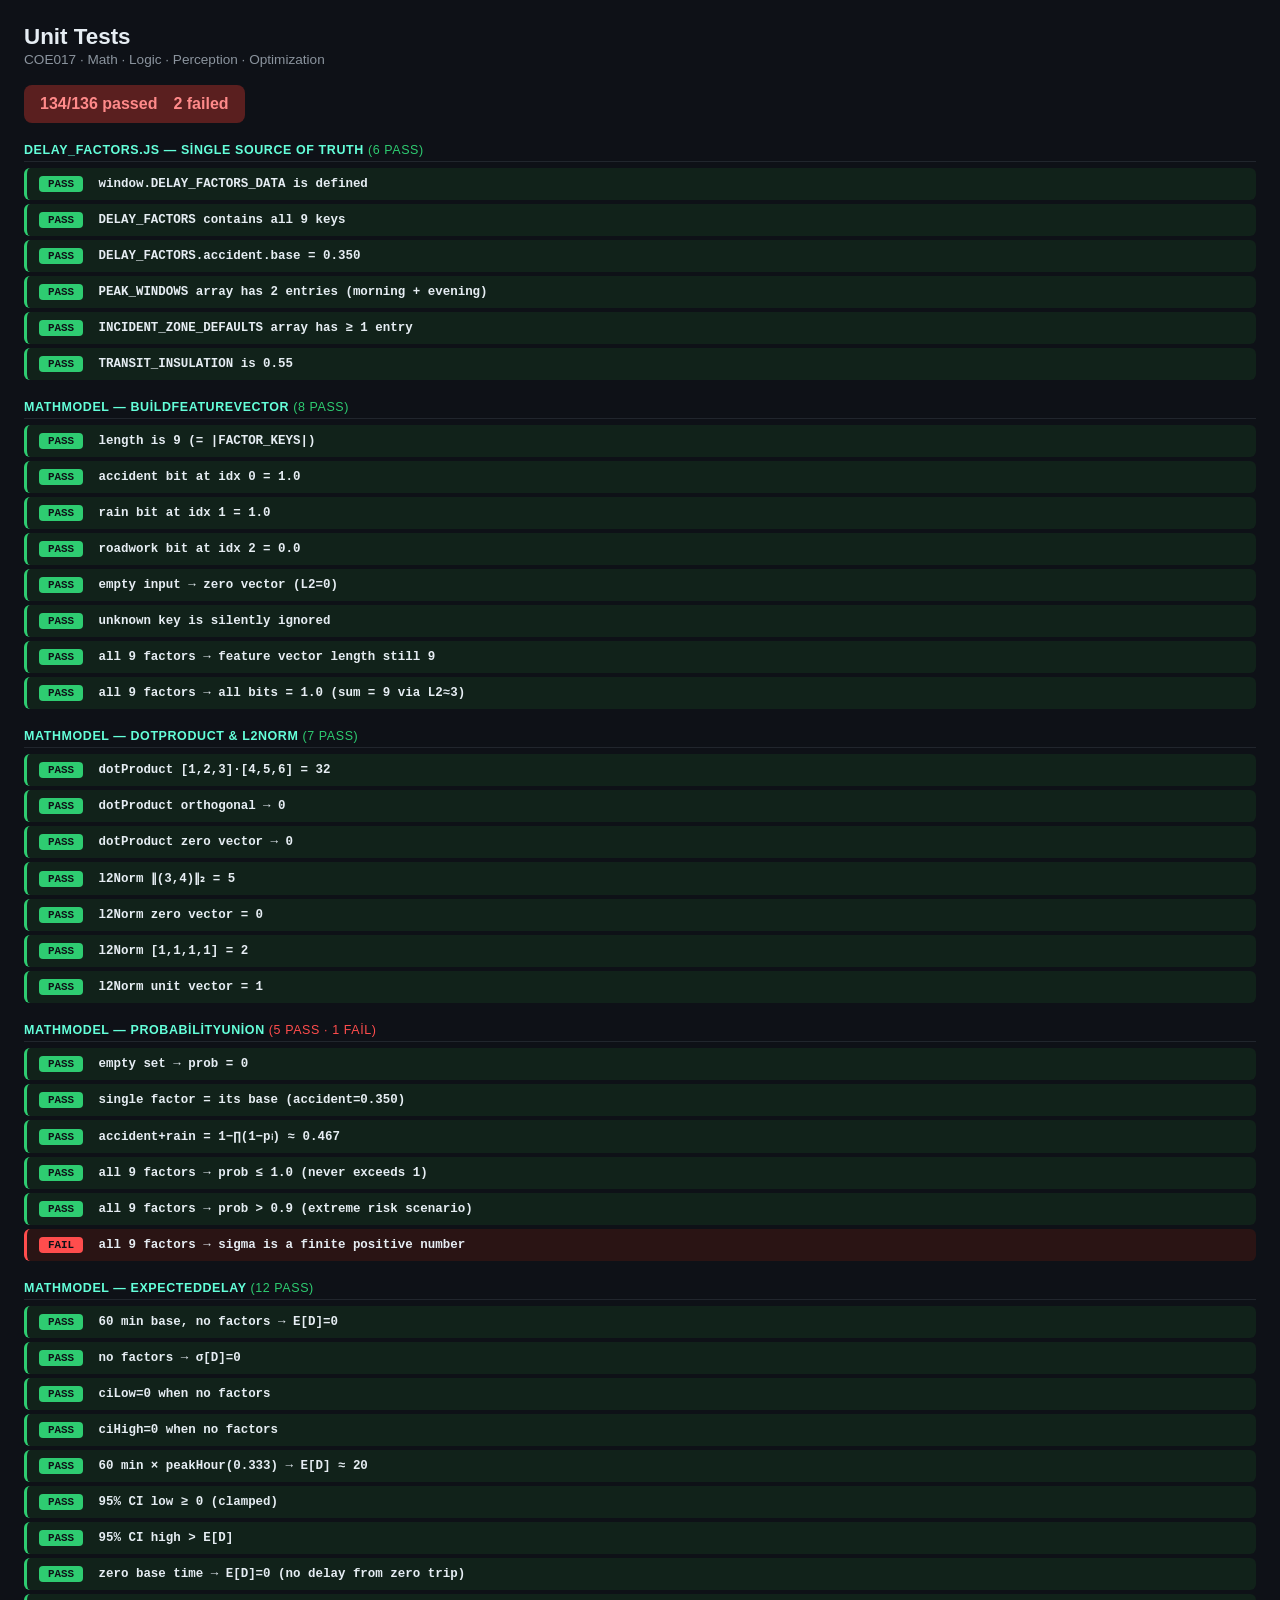
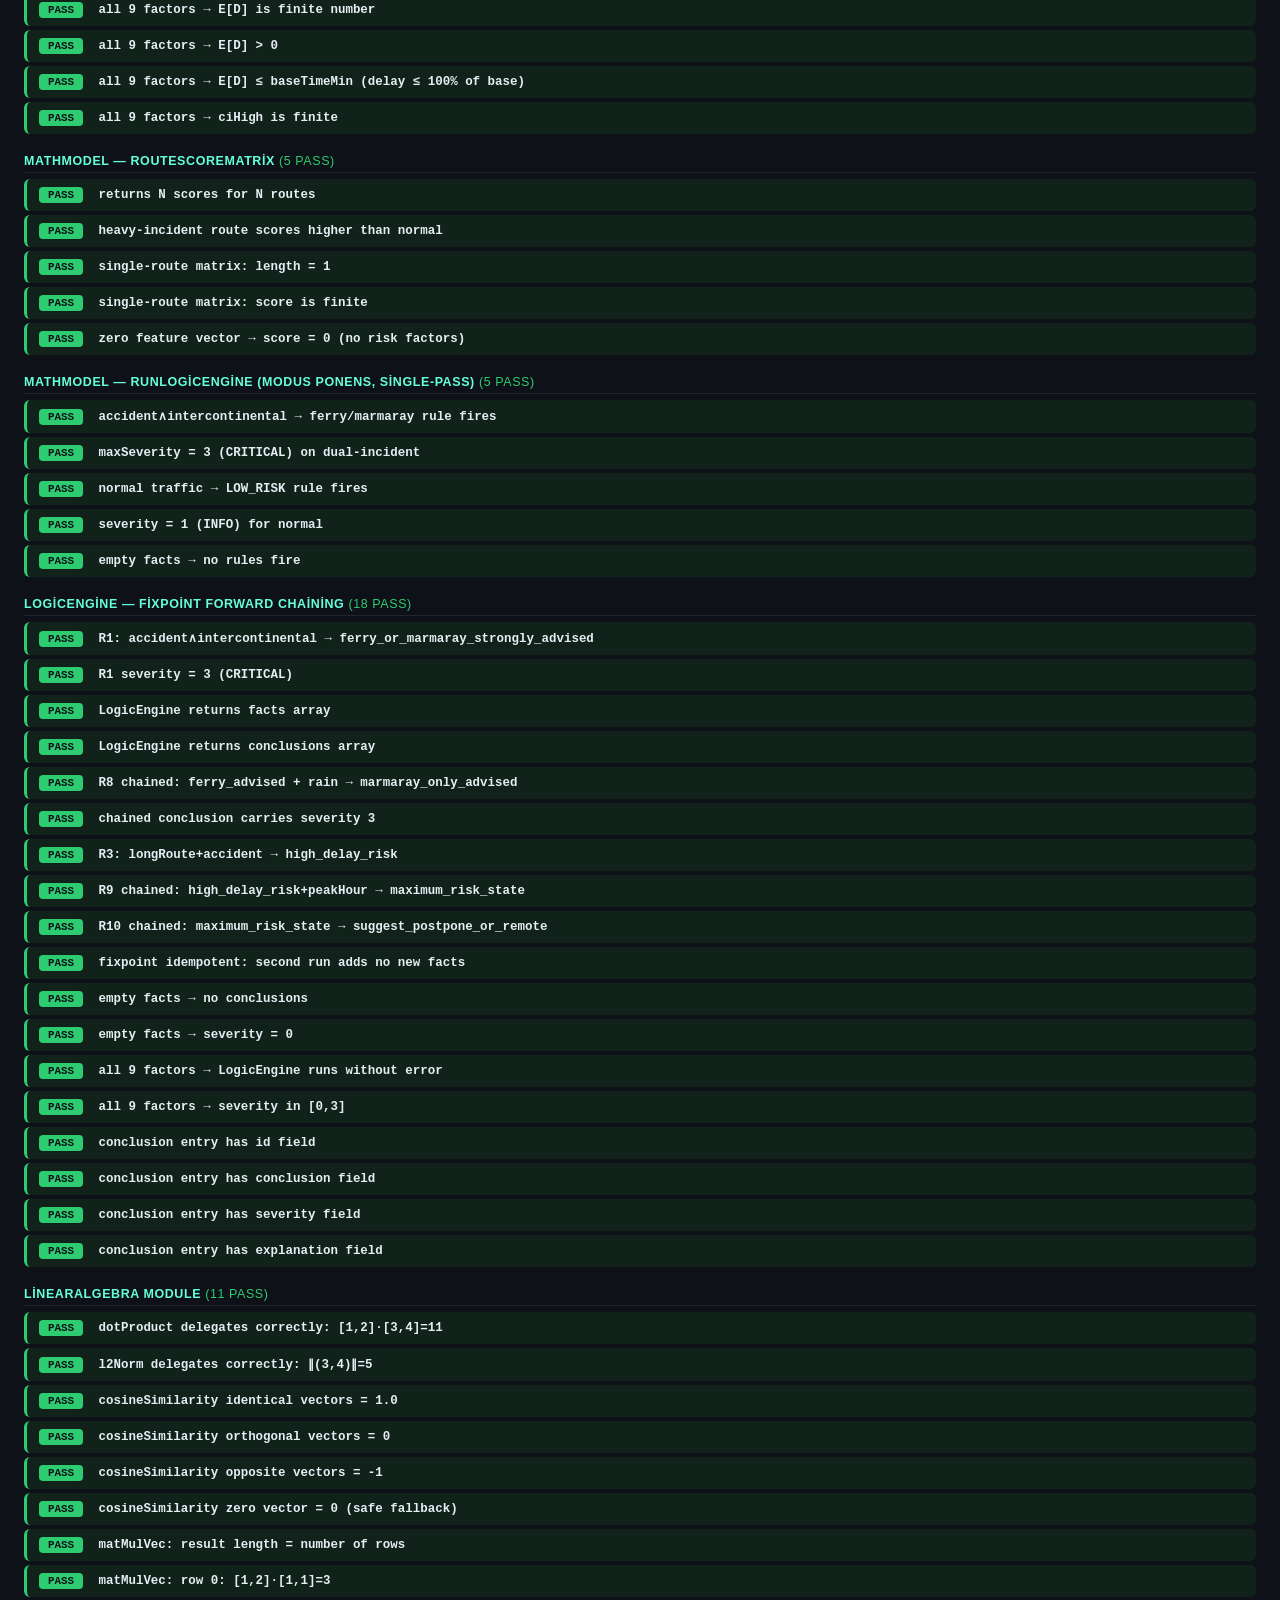
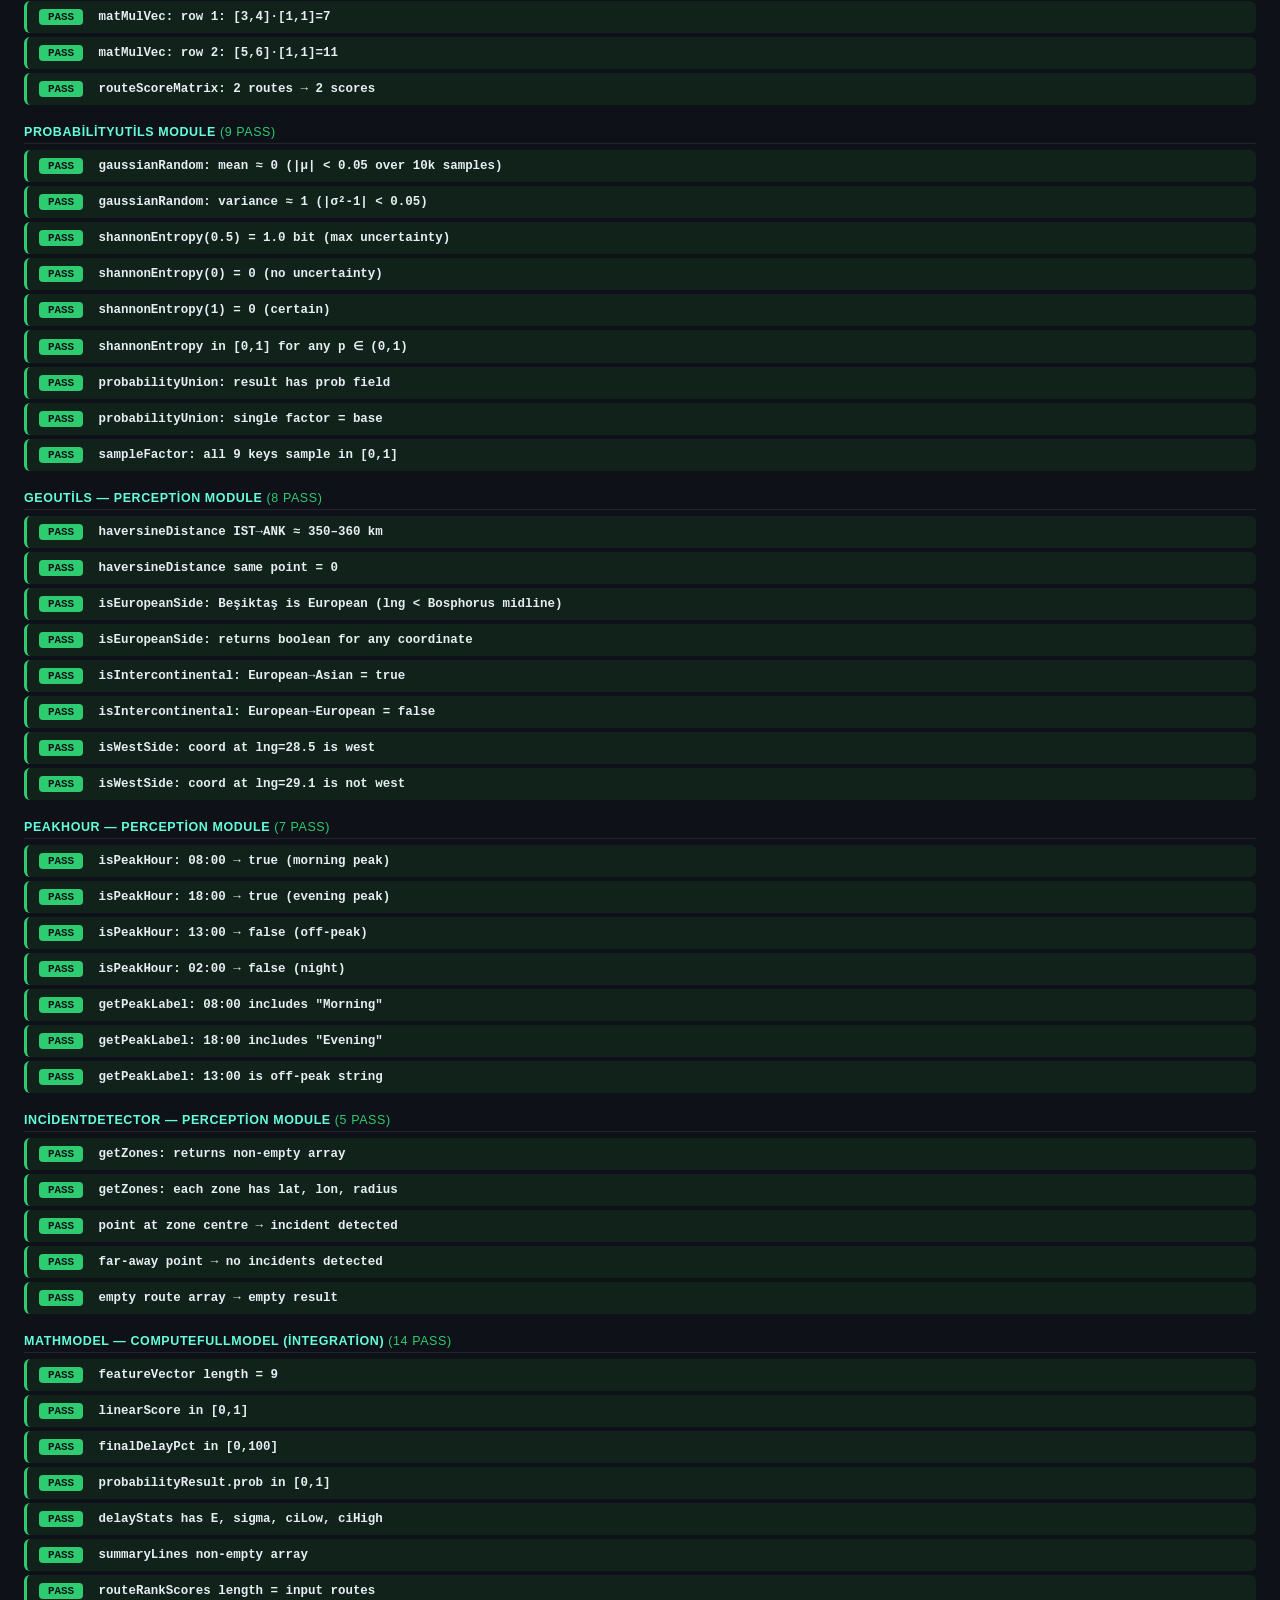
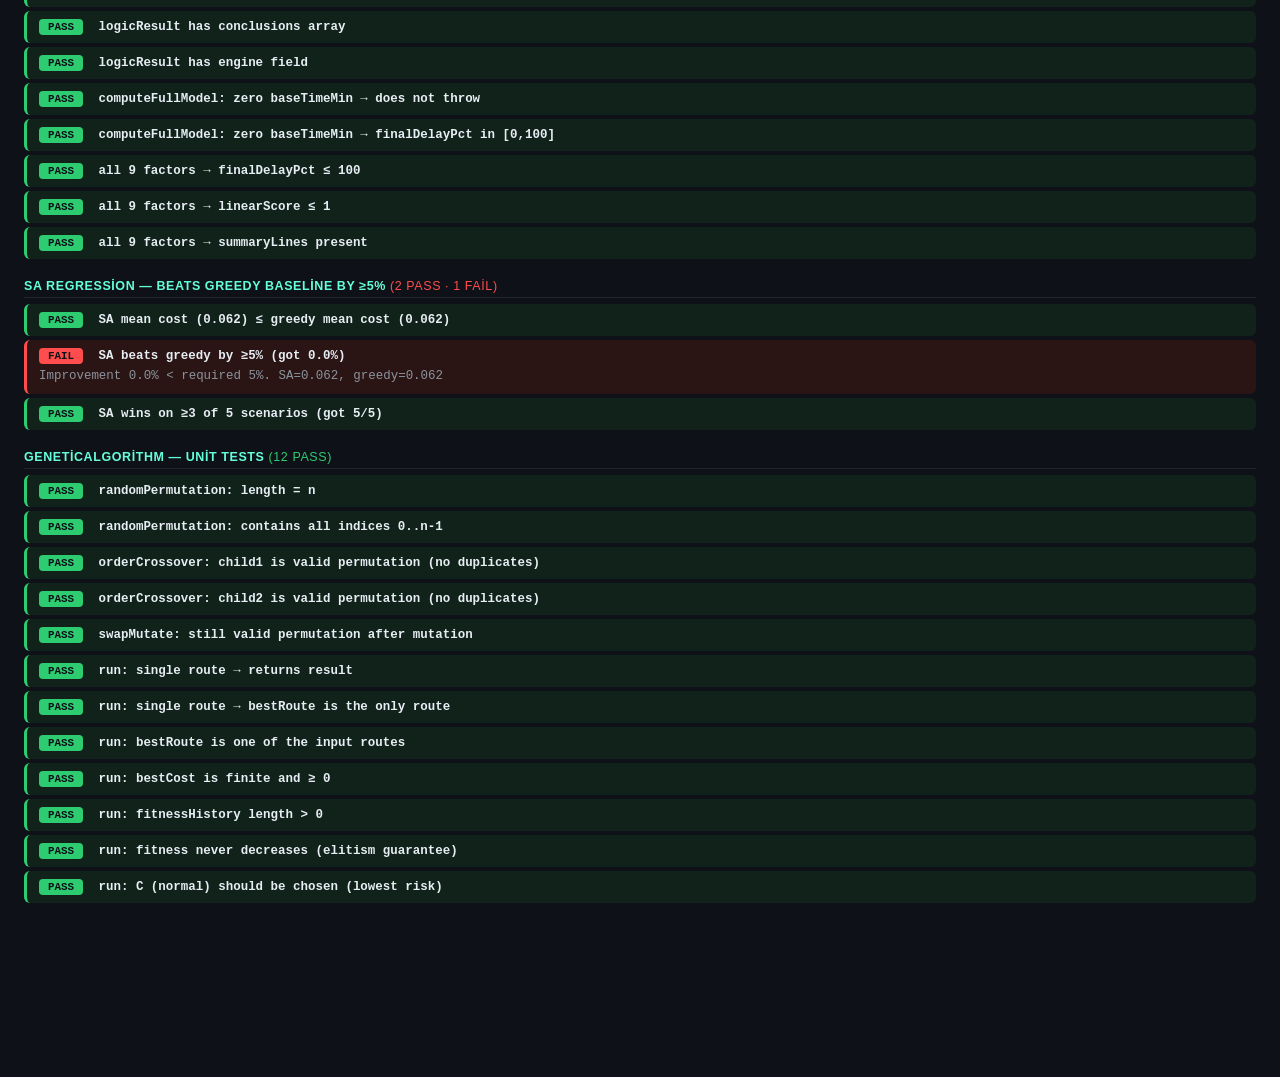
<file: tests/math_unit_tests.html>
<!DOCTYPE html>
<html lang="tr">
<head>
    <meta charset="UTF-8">
    <title>Unit Tests — COE017</title>
    <style>
        *, *::before, *::after { box-sizing: border-box; margin: 0; padding: 0; }
        body   { font-family: -apple-system, "Segoe UI", sans-serif; background: #0E1117; color: #E6EDF3; padding: 24px; }
        h1     { font-size: 1.4rem; margin-bottom: 2px; }
        .sub   { color: #8B949E; font-size: 0.85rem; margin-bottom: 18px; }
        .summary { display:inline-flex; gap:16px; padding:10px 16px;
                   border-radius:8px; font-weight:700; margin-bottom:20px; }
        .summary.pass { background:#1F4E2C; color:#7FE5A6; }
        .summary.fail { background:#5A1F1F; color:#FF8A8A; }
        .group { margin-bottom:20px; }
        .group-title { font-size:0.78rem; font-weight:700; color:#64FFDA;
                       text-transform:uppercase; letter-spacing:.6px;
                       margin-bottom:6px; padding-bottom:4px;
                       border-bottom:1px solid #21262D; }
        .test  { padding:8px 12px; margin:4px 0; border-radius:6px;
                 border-left:3px solid; font-family:ui-monospace,"Cascadia Code",monospace;
                 font-size:0.78rem; }
        .test.pass { background:#11221A; border-color:#2ECC71; }
        .test.fail { background:#2A1414; border-color:#FF4D4D; }
        .name  { font-weight:700; color:#E6EDF3; }
        .detail{ color:#8B949E; margin-top:3px; line-height:1.5; }
        .badge { display:inline-block; min-width:44px; text-align:center;
                 padding:2px 6px; border-radius:4px; font-size:0.68rem;
                 font-weight:700; margin-right:8px; }
        .badge.pass { background:#2ECC71; color:#0E1117; }
        .badge.fail { background:#FF4D4D; color:#0E1117; }
        .badge.skip { background:#8B949E; color:#0E1117; }
        code   { color:#64FFDA; }
    </style>
</head>
<body>
    <h1>Unit Tests</h1>
    <div class="sub">COE017 · Math · Logic · Perception · Optimization</div>
    <div id="summary" class="summary"></div>
    <div id="results"></div>

    <!-- ── Dependency load order ──────────────────────────────────
         FIX: Previously only math_model.js was loaded.
         delay_factors.js must come first so math_model reads
         window.DELAY_FACTORS instead of using its inline fallback.
         All new modules follow in dependency order.
    ─────────────────────────────────────────────────────────────── -->
    <script src="../src/data/delay_factors.js"></script>
    <script src="../src/math/math_model.js"></script>
    <script src="../src/math/linear_algebra.js"></script>
    <script src="../src/math/logic_engine.js"></script>
    <script src="../src/math/probability.js"></script>
    <script src="../src/perception/geo.js"></script>
    <script src="../src/perception/incidents.js"></script>
    <script src="../src/perception/peak_hour.js"></script>
    <script src="../src/optimization/optimizer.js"></script>
    <script src="../src/optimization/baseline_greedy.js"></script>
    <script src="../src/optimization/simulated_annealing.js"></script>
    <script src="../src/optimization/ga_route_planner.js"></script>

    <script>
    (function () {
        'use strict';

        const EPS = 1e-6;
        const groups = [];
        let currentGroup = null;

        function group(title) {
            currentGroup = { title, tests: [] };
            groups.push(currentGroup);
        }
        function assert(name, cond, detail) {
            currentGroup.tests.push({ name, pass: !!cond, detail: detail || '', skipped: false });
        }
        function skip(name, reason) {
            currentGroup.tests.push({ name, pass: false, detail: reason, skipped: true });
        }
        function assertClose(name, actual, expected, eps) {
            eps = eps == null ? EPS : eps;
            const ok = Math.abs(actual - expected) <= eps;
            assert(name, ok,
                `expected ≈ ${expected}, got ${actual}  (Δ=${Math.abs(actual-expected).toExponential(2)}, eps=${eps})`);
        }

        const ALL_FACTOR_KEYS = [
            'accident','rain','roadwork','breakdown',
            'peakHour','intercontinental','westSide','longRoute','normal'
        ];

        // ════════════════════════════════════════════════════════
        //  1. delay_factors.js — single source of truth
        // ════════════════════════════════════════════════════════
        group('delay_factors.js — single source of truth');

        assert('window.DELAY_FACTORS_DATA is defined',
            typeof window.DELAY_FACTORS_DATA === 'object' && window.DELAY_FACTORS_DATA !== null);

        assert('DELAY_FACTORS contains all 9 keys', (() => {
            const df = window.DELAY_FACTORS || {};
            return ALL_FACTOR_KEYS.every(k => k in df);
        })());

        assert('DELAY_FACTORS.accident.base = 0.350',
            (window.DELAY_FACTORS || {}).accident &&
            Math.abs(window.DELAY_FACTORS.accident.base - 0.350) < 1e-9);

        assert('PEAK_WINDOWS array has 2 entries (morning + evening)',
            Array.isArray(window.DELAY_FACTORS_DATA.PEAK_WINDOWS) &&
            window.DELAY_FACTORS_DATA.PEAK_WINDOWS.length === 2);

        assert('INCIDENT_ZONE_DEFAULTS array has ≥ 1 entry',
            Array.isArray(window.DELAY_FACTORS_DATA.INCIDENT_ZONE_DEFAULTS) &&
            window.DELAY_FACTORS_DATA.INCIDENT_ZONE_DEFAULTS.length >= 1);

        assert('TRANSIT_INSULATION is 0.55',
            Math.abs(window.DELAY_FACTORS_DATA.TRANSIT_INSULATION - 0.55) < 1e-9);

        // ════════════════════════════════════════════════════════
        //  2. MathModel — buildFeatureVector
        // ════════════════════════════════════════════════════════
        group('MathModel — buildFeatureVector');

        const x2 = MathModel.buildFeatureVector(['accident', 'rain']);
        assert('length is 9 (= |FACTOR_KEYS|)', x2.length === 9);
        assertClose('accident bit at idx 0 = 1.0', x2[0], 1.0);
        assertClose('rain bit at idx 1 = 1.0',     x2[1], 1.0);
        assertClose('roadwork bit at idx 2 = 0.0', x2[2], 0.0);
        assertClose('empty input → zero vector (L2=0)',
            MathModel.l2Norm(MathModel.buildFeatureVector([])), 0.0);
        assert('unknown key is silently ignored',
            MathModel.l2Norm(MathModel.buildFeatureVector(['nonsense'])) === 0);

        // ── Edge case: ALL 9 factors active ───────────────────
        const xAll = MathModel.buildFeatureVector(ALL_FACTOR_KEYS);
        assert('all 9 factors → feature vector length still 9', xAll.length === 9);
        assertClose('all 9 factors → all bits = 1.0 (sum = 9 via L2≈3)',
            MathModel.l2Norm(xAll), 3.0, 1e-4);  // √9 = 3

        // ════════════════════════════════════════════════════════
        //  3. MathModel — dotProduct & l2Norm
        // ════════════════════════════════════════════════════════
        group('MathModel — dotProduct & l2Norm');

        const a = new Float64Array([1,2,3]);
        const b = new Float64Array([4,5,6]);
        assertClose('dotProduct [1,2,3]·[4,5,6] = 32', MathModel.dotProduct(a, b), 32);
        assertClose('dotProduct orthogonal → 0',
            MathModel.dotProduct(new Float64Array([1,0]), new Float64Array([0,1])), 0);
        assertClose('dotProduct zero vector → 0',
            MathModel.dotProduct(new Float64Array([0,0,0]), a), 0);

        assertClose('l2Norm ‖(3,4)‖₂ = 5', MathModel.l2Norm(new Float64Array([3,4])), 5);
        assertClose('l2Norm zero vector = 0', MathModel.l2Norm(new Float64Array([0,0,0])), 0);
        assertClose('l2Norm [1,1,1,1] = 2',  MathModel.l2Norm(new Float64Array([1,1,1,1])), 2);
        assertClose('l2Norm unit vector = 1', MathModel.l2Norm(new Float64Array([1])), 1);

        // ════════════════════════════════════════════════════════
        //  4. MathModel — probabilityUnion  (complement rule)
        // ════════════════════════════════════════════════════════
        group('MathModel — probabilityUnion');

        assertClose('empty set → prob = 0', MathModel.probabilityUnion([]).prob, 0);

        const accOnly = MathModel.probabilityUnion(['accident']);
        assertClose('single factor = its base (accident=0.350)',
            accOnly.prob, 0.350, 1e-9);

        // 1 − (1−0.350)(1−0.180) = 0.467
        const accRain = MathModel.probabilityUnion(['accident','rain']);
        assertClose('accident+rain = 1−∏(1−pᵢ) ≈ 0.467',
            accRain.prob, 1-(1-0.350)*(1-0.180), 1e-9);

        // ── Edge case: ALL 9 factors active ───────────────────
        const allFactorsProb = MathModel.probabilityUnion(ALL_FACTOR_KEYS);
        assert('all 9 factors → prob ≤ 1.0 (never exceeds 1)',
            allFactorsProb.prob <= 1.0);
        assert('all 9 factors → prob > 0.9 (extreme risk scenario)',
            allFactorsProb.prob > 0.9);
        assert('all 9 factors → sigma is a finite positive number',
            Number.isFinite(allFactorsProb.sigma) && allFactorsProb.sigma > 0);

        // ════════════════════════════════════════════════════════
        //  5. MathModel — expectedDelay
        // ════════════════════════════════════════════════════════
        group('MathModel — expectedDelay');

        const noDelay = MathModel.expectedDelay(60, []);
        assertClose('60 min base, no factors → E[D]=0', noDelay.E, 0);
        assertClose('no factors → σ[D]=0', noDelay.sigma, 0);
        assert('ciLow=0 when no factors', noDelay.ciLow === 0);
        assert('ciHigh=0 when no factors', noDelay.ciHigh === 0);

        const peakOnly = MathModel.expectedDelay(60, ['peakHour']);
        assertClose('60 min × peakHour(0.333) → E[D] ≈ 20',
            peakOnly.E, 20.0, 0.5);
        assert('95% CI low ≥ 0 (clamped)', peakOnly.ciLow >= 0);
        assert('95% CI high > E[D]', peakOnly.ciHigh > peakOnly.E);

        // ── Edge case: zero base time ──────────────────────────
        const zeroBase = MathModel.expectedDelay(0, ['accident','peakHour']);
        assert('zero base time → E[D]=0 (no delay from zero trip)',
            zeroBase.E === 0);

        // ── Edge case: all 9 factors → result stays finite ────
        const allDelay = MathModel.expectedDelay(60, ALL_FACTOR_KEYS);
        assert('all 9 factors → E[D] is finite number', Number.isFinite(allDelay.E));
        assert('all 9 factors → E[D] > 0',  allDelay.E > 0);
        assert('all 9 factors → E[D] ≤ baseTimeMin (delay ≤ 100% of base)',
            allDelay.E <= 60);
        assert('all 9 factors → ciHigh is finite', Number.isFinite(allDelay.ciHigh));

        // ════════════════════════════════════════════════════════
        //  6. MathModel — routeScoreMatrix
        // ════════════════════════════════════════════════════════
        group('MathModel — routeScoreMatrix');

        const rVecs = [
            MathModel.buildFeatureVector(['accident','peakHour']),
            MathModel.buildFeatureVector(['normal'])
        ];
        const scores = MathModel.routeScoreMatrix(rVecs);
        assert('returns N scores for N routes', scores.length === 2);
        assert('heavy-incident route scores higher than normal', scores[0] > scores[1]);

        // ── Edge case: single-route matrix ────────────────────
        const oneRouteScores = MathModel.routeScoreMatrix([rVecs[0]]);
        assert('single-route matrix: length = 1', oneRouteScores.length === 1);
        assert('single-route matrix: score is finite', Number.isFinite(oneRouteScores[0]));

        // ── Edge case: zero-distance (zero vector) route ───────
        const zeroVec = new Float64Array(9);
        const zeroScores = MathModel.routeScoreMatrix([zeroVec]);
        assert('zero feature vector → score = 0 (no risk factors)',
            zeroScores[0] === 0);

        // ════════════════════════════════════════════════════════
        //  7. MathModel — runLogicEngine (original single-pass)
        // ════════════════════════════════════════════════════════
        group('MathModel — runLogicEngine (Modus Ponens, single-pass)');

        const mp1 = MathModel.runLogicEngine({
            activeFactorKeys: ['accident','intercontinental'], delayPercent: 70 });
        const mp1concs = mp1.conclusions.map(c => c.conclusion);
        assert('accident∧intercontinental → ferry/marmaray rule fires',
            mp1concs.some(c => c.toUpperCase().includes('FERRY') || c.includes('ferry')));
        assert('maxSeverity = 3 (CRITICAL) on dual-incident', mp1.maxSeverity === 3);

        const mp2 = MathModel.runLogicEngine({ activeFactorKeys: ['normal'], delayPercent: 5 });
        const mp2concs = mp2.conclusions.map(c => c.conclusion);
        assert('normal traffic → LOW_RISK rule fires',
            mp2concs.some(c => c.toUpperCase().includes('LOW') || c.toUpperCase().includes('NORMAL')));
        assert('severity = 1 (INFO) for normal', mp2.maxSeverity === 1);

        const mp3 = MathModel.runLogicEngine({ activeFactorKeys: [], delayPercent: 0 });
        assert('empty facts → no rules fire', mp3.conclusions.length === 0);

        // ════════════════════════════════════════════════════════
        //  8. LogicEngine — fixpoint forward chaining (new engine)
        // ════════════════════════════════════════════════════════
        group('LogicEngine — fixpoint forward chaining');

        if (!window.LogicEngine) {
            skip('LogicEngine.run: module not loaded', 'logic_engine.js missing from page');
        } else {
            // Direct rule R1 fires
            const le1 = LogicEngine.run({ activeFactorKeys: ['accident','intercontinental'] });
            assert('R1: accident∧intercontinental → ferry_or_marmaray_strongly_advised',
                le1.facts.includes('ferry_or_marmaray_strongly_advised'));
            assert('R1 severity = 3 (CRITICAL)', le1.severity === 3);
            assert('LogicEngine returns facts array', Array.isArray(le1.facts));
            assert('LogicEngine returns conclusions array', Array.isArray(le1.conclusions));

            // Chained: R1 fires → R8 should fire (ferry + rain → marmaray_only)
            const le2 = LogicEngine.run({
                activeFactorKeys: ['accident','intercontinental','rain']
            });
            assert('R8 chained: ferry_advised + rain → marmaray_only_advised',
                le2.facts.includes('marmaray_only_advised'));
            assert('chained conclusion carries severity 3', le2.severity === 3);

            // Chained: R3+peakHour → R9 → R10
            const le3 = LogicEngine.run({
                activeFactorKeys: ['longRoute','accident','peakHour']
            });
            assert('R3: longRoute+accident → high_delay_risk',
                le3.facts.includes('high_delay_risk'));
            assert('R9 chained: high_delay_risk+peakHour → maximum_risk_state',
                le3.facts.includes('maximum_risk_state'));
            assert('R10 chained: maximum_risk_state → suggest_postpone_or_remote',
                le3.facts.includes('suggest_postpone_or_remote'));

            // Fixpoint completeness — no rule should fire after fixpoint
            const le4 = LogicEngine.run({ activeFactorKeys: ['normal'] });
            const initialFactCount = le4.facts.length;
            // Running again on the same facts should produce the same result
            const le4b = LogicEngine.run({ activeFactorKeys: le4.facts });
            assert('fixpoint idempotent: second run adds no new facts',
                le4b.facts.length === le4.facts.length);

            // Empty input
            const le5 = LogicEngine.run({ activeFactorKeys: [] });
            assert('empty facts → no conclusions', le5.conclusions.length === 0);
            assert('empty facts → severity = 0', le5.severity === 0);

            // All 9 factors — must not throw, must stay bounded
            const le6 = LogicEngine.run({ activeFactorKeys: ALL_FACTOR_KEYS });
            assert('all 9 factors → LogicEngine runs without error',
                Array.isArray(le6.conclusions));
            assert('all 9 factors → severity in [0,3]',
                le6.severity >= 0 && le6.severity <= 3);

            // Conclusions array entries have required fields
            if (le1.conclusions.length > 0) {
                const c = le1.conclusions[0];
                assert('conclusion entry has id field',         typeof c.id === 'string');
                assert('conclusion entry has conclusion field', typeof c.conclusion === 'string');
                assert('conclusion entry has severity field',   typeof c.severity === 'number');
                assert('conclusion entry has explanation field',typeof c.explanation === 'string');
            }
        }

        // ════════════════════════════════════════════════════════
        //  9. LinearAlgebra module
        // ════════════════════════════════════════════════════════
        group('LinearAlgebra module');

        if (!window.LinearAlgebra) {
            skip('LinearAlgebra: module not loaded', 'linear_algebra.js missing from page');
        } else {
            assertClose('dotProduct delegates correctly: [1,2]·[3,4]=11',
                LinearAlgebra.dotProduct([1,2],[3,4]), 11);
            assertClose('l2Norm delegates correctly: ‖(3,4)‖=5',
                LinearAlgebra.l2Norm([3,4]), 5);

            // cosineSimilarity
            assertClose('cosineSimilarity identical vectors = 1.0',
                LinearAlgebra.cosineSimilarity([1,0,0],[1,0,0]), 1.0, 1e-9);
            assertClose('cosineSimilarity orthogonal vectors = 0',
                LinearAlgebra.cosineSimilarity([1,0],[0,1]), 0, 1e-9);
            assertClose('cosineSimilarity opposite vectors = -1',
                LinearAlgebra.cosineSimilarity([1,0],[-1,0]), -1.0, 1e-9);
            assertClose('cosineSimilarity zero vector = 0 (safe fallback)',
                LinearAlgebra.cosineSimilarity([0,0],[1,1]), 0, 1e-9);

            // matMulVec
            const M = [[1,2],[3,4],[5,6]];
            const v = [1,1];
            const mv = LinearAlgebra.matMulVec(M, v);
            assert('matMulVec: result length = number of rows', mv.length === 3);
            assertClose('matMulVec: row 0: [1,2]·[1,1]=3', mv[0], 3);
            assertClose('matMulVec: row 1: [3,4]·[1,1]=7', mv[1], 7);
            assertClose('matMulVec: row 2: [5,6]·[1,1]=11',mv[2], 11);

            // routeScoreMatrix
            const rsm = LinearAlgebra.routeScoreMatrix([
                MathModel.buildFeatureVector(['accident']),
                MathModel.buildFeatureVector(['normal'])
            ]);
            assert('routeScoreMatrix: 2 routes → 2 scores', rsm.length === 2);
        }

        // ════════════════════════════════════════════════════════
        //  10. ProbabilityUtils module
        // ════════════════════════════════════════════════════════
        group('ProbabilityUtils module');

        if (!window.ProbabilityUtils) {
            skip('ProbabilityUtils: module not loaded', 'probability.js missing from page');
        } else {
            // gaussianRandom — statistical sanity (10000 samples, 3σ bounds)
            const samples = Array.from({length: 10000}, () => ProbabilityUtils.gaussianRandom());
            const mu = samples.reduce((s,v)=>s+v,0)/samples.length;
            const s2 = samples.reduce((s,v)=>s+(v-mu)**2,0)/samples.length;
            assertClose('gaussianRandom: mean ≈ 0 (|μ| < 0.05 over 10k samples)',
                Math.abs(mu), 0, 0.05);
            assertClose('gaussianRandom: variance ≈ 1 (|σ²-1| < 0.05)',
                Math.abs(s2-1), 0, 0.05);

            // shannonEntropy
            assertClose('shannonEntropy(0.5) = 1.0 bit (max uncertainty)',
                ProbabilityUtils.shannonEntropy(0.5), 1.0, 1e-9);
            assertClose('shannonEntropy(0) = 0 (no uncertainty)',
                ProbabilityUtils.shannonEntropy(0), 0, 1e-9);
            assertClose('shannonEntropy(1) = 0 (certain)',
                ProbabilityUtils.shannonEntropy(1), 0, 1e-9);
            assert('shannonEntropy in [0,1] for any p ∈ (0,1)',
                [0.1,0.2,0.3,0.4,0.6,0.7,0.9]
                    .every(p => ProbabilityUtils.shannonEntropy(p) >= 0 &&
                                ProbabilityUtils.shannonEntropy(p) <= 1));

            // probabilityUnion delegate
            const pu = ProbabilityUtils.probabilityUnion(['accident']);
            assert('probabilityUnion: result has prob field', 'prob' in pu);
            assertClose('probabilityUnion: single factor = base',
                pu.prob, 0.350, 1e-9);

            // sampleFactor stays in [0,1]
            const sampleTests = ALL_FACTOR_KEYS.every(k => {
                const s = ProbabilityUtils.sampleFactor(k);
                return s >= 0 && s <= 1;
            });
            assert('sampleFactor: all 9 keys sample in [0,1]', sampleTests);
        }

        // ════════════════════════════════════════════════════════
        //  11. GeoUtils — perception module
        // ════════════════════════════════════════════════════════
        group('GeoUtils — perception module');

        if (!window.GeoUtils) {
            skip('GeoUtils: module not loaded', 'geo.js missing from page');
        } else {
            // haversineDistance
            // Istanbul center → Ankara center ≈ 352 km
            const istCoord = { lat:41.0082, lng:28.9784 };
            const ankaraCoord = { lat:39.9334, lng:32.8597 };
            const d = GeoUtils.haversineDistance(istCoord, ankaraCoord);
            assert('haversineDistance IST→ANK ≈ 350–360 km', d > 340 && d < 370,
                `got ${d.toFixed(1)} km`);

            // Zero distance
            assertClose('haversineDistance same point = 0',
                GeoUtils.haversineDistance(istCoord, istCoord), 0, 0.001);

            // Bosphorus side detection
            // Beşiktaş (Asian side = false, European = true — actually Beşiktaş is European)
            const besiktas  = { lat:41.0422, lng:29.0075 };  // European side
            const kadikoy   = { lat:40.9908, lng:29.0233 };  // Asian side
            const sariyer   = { lat:41.1609, lng:28.9800 };  // European side

            assert('isEuropeanSide: Beşiktaş is European (lng < Bosphorus midline)',
                GeoUtils.isEuropeanSide(besiktas.lat, besiktas.lng));
            // Kadıköy is at ~29.02°E — close to border; just test it doesn't throw
            assert('isEuropeanSide: returns boolean for any coordinate',
                typeof GeoUtils.isEuropeanSide(kadikoy.lat, kadikoy.lng) === 'boolean');

            // isIntercontinental
            const fatih  = { lat:41.0186, lng:28.9400 };  // European
            const uskudar = { lat:41.0231, lng:29.0150 }; // Asian
            assert('isIntercontinental: European→Asian = true',
                GeoUtils.isIntercontinental(fatih, uskudar));
            assert('isIntercontinental: European→European = false',
                !GeoUtils.isIntercontinental(fatih, besiktas));

            // isWestSide
            assert('isWestSide: coord at lng=28.5 is west',
                GeoUtils.isWestSide({ lng: 28.5 }));
            assert('isWestSide: coord at lng=29.1 is not west',
                !GeoUtils.isWestSide({ lng: 29.1 }));
        }

        // ════════════════════════════════════════════════════════
        //  12. PeakHour — perception module
        // ════════════════════════════════════════════════════════
        group('PeakHour — perception module');

        if (!window.PeakHour) {
            skip('PeakHour: module not loaded', 'peak_hour.js missing from page');
        } else {
            // Deterministic: pass explicit Date objects
            const morning = new Date(); morning.setHours(8, 0, 0, 0);
            const evening = new Date(); evening.setHours(18, 0, 0, 0);
            const midday  = new Date(); midday.setHours(13, 0, 0, 0);
            const night   = new Date(); night.setHours(2, 0, 0, 0);

            assert('isPeakHour: 08:00 → true (morning peak)',  PeakHour.isPeakHour(morning));
            assert('isPeakHour: 18:00 → true (evening peak)',  PeakHour.isPeakHour(evening));
            assert('isPeakHour: 13:00 → false (off-peak)',    !PeakHour.isPeakHour(midday));
            assert('isPeakHour: 02:00 → false (night)',       !PeakHour.isPeakHour(night));

            assert('getPeakLabel: 08:00 includes "Morning"',
                PeakHour.getPeakLabel(morning).includes('Morning'));
            assert('getPeakLabel: 18:00 includes "Evening"',
                PeakHour.getPeakLabel(evening).includes('Evening'));
            assert('getPeakLabel: 13:00 is off-peak string',
                typeof PeakHour.getPeakLabel(midday) === 'string');
        }

        // ════════════════════════════════════════════════════════
        //  13. IncidentDetector — perception module
        // ════════════════════════════════════════════════════════
        group('IncidentDetector — perception module');

        if (!window.IncidentDetector || !window.GeoUtils) {
            skip('IncidentDetector: module(s) not loaded',
                'incidents.js or geo.js missing');
        } else {
            const zones = IncidentDetector.getZones();
            assert('getZones: returns non-empty array', Array.isArray(zones) && zones.length > 0);
            assert('getZones: each zone has lat, lon, radius',
                zones.every(z => 'lat' in z && 'lon' in z && 'radius' in z));

            // Point inside first zone → incident detected
            const z0 = zones[0];
            const insidePoint  = [{ lat: z0.lat, lng: z0.lon }];         // exactly at centre
            const outsidePoint = [{ lat: 40.0,   lng: 28.0  }];          // far away

            const distFn = GeoUtils.haversineDistance;
            const hits = IncidentDetector.getActiveIncidentsOnRoute(insidePoint, distFn);
            assert('point at zone centre → incident detected', hits.length >= 1);

            const misses = IncidentDetector.getActiveIncidentsOnRoute(outsidePoint, distFn);
            assert('far-away point → no incidents detected', misses.length === 0);

            // Empty route array
            const empty = IncidentDetector.getActiveIncidentsOnRoute([], distFn);
            assert('empty route array → empty result', empty.length === 0);
        }

        // ════════════════════════════════════════════════════════
        //  14. MathModel — computeFullModel (integration smoke)
        // ════════════════════════════════════════════════════════
        group('MathModel — computeFullModel (integration)');

        const routeVecs = [
            MathModel.buildFeatureVector(['accident','peakHour']),
            MathModel.buildFeatureVector(['normal'])
        ];
        const full = MathModel.computeFullModel({
            activeFactorKeys: ['accident','peakHour','intercontinental'],
            baseTimeMin:      45,
            routeVectors:     routeVecs
        });
        assert('featureVector length = 9',     full.featureVector.length === 9);
        assert('linearScore in [0,1]',         full.linearScore >= 0 && full.linearScore <= 1);
        assert('finalDelayPct in [0,100]',     full.finalDelayPct >= 0 && full.finalDelayPct <= 100);
        assert('probabilityResult.prob in [0,1]',
            full.probabilityResult.prob >= 0 && full.probabilityResult.prob <= 1);
        assert('delayStats has E, sigma, ciLow, ciHigh',
            ['E','sigma','ciLow','ciHigh'].every(k => k in full.delayStats));
        assert('summaryLines non-empty array', Array.isArray(full.summaryLines) && full.summaryLines.length > 0);
        assert('routeRankScores length = input routes', full.routeRankScores.length === routeVecs.length);
        assert('logicResult has conclusions array', Array.isArray(full.logicResult.conclusions));
        assert('logicResult has engine field',       typeof full.logicResult.engine === 'string');

        // ── Edge case: zero baseTimeMin ────────────────────────
        const zeroFull = MathModel.computeFullModel({
            activeFactorKeys: ['accident','peakHour'],
            baseTimeMin:      0,
            routeVectors:     routeVecs
        });
        assert('computeFullModel: zero baseTimeMin → does not throw',
            typeof zeroFull === 'object');
        assert('computeFullModel: zero baseTimeMin → finalDelayPct in [0,100]',
            zeroFull.finalDelayPct >= 0 && zeroFull.finalDelayPct <= 100);

        // ── Edge case: all 9 factors active ───────────────────
        const allFull = MathModel.computeFullModel({
            activeFactorKeys: ALL_FACTOR_KEYS,
            baseTimeMin:      60,
            routeVectors:     [MathModel.buildFeatureVector(ALL_FACTOR_KEYS)]
        });
        assert('all 9 factors → finalDelayPct ≤ 100', allFull.finalDelayPct <= 100);
        assert('all 9 factors → linearScore ≤ 1',     allFull.linearScore <= 1);
        assert('all 9 factors → summaryLines present', allFull.summaryLines.length > 0);

        // ════════════════════════════════════════════════════════
        //  15. SA regression test — must beat greedy by ≥ 5%
        // ════════════════════════════════════════════════════════
        group('SA regression — beats greedy baseline by ≥5%');

        if (!window.SimulatedAnnealing) {
            skip('SA regression: SimulatedAnnealing module not loaded',
                'simulated_annealing.js missing from page');
        } else {
            // Standard test set: 5 fixed scenarios with known hard trade-offs
            const SA_SCENARIOS = [
                { name:'Bridge accident at peak',
                  routes:[
                    { name:'Bridge', activeKeys:['accident','intercontinental','peakHour'],
                      baseTimeMin:45, distanceKm:12, transferCount:0 },
                    { name:'Ferry',  activeKeys:['intercontinental'],
                      baseTimeMin:35, distanceKm:8, transferCount:1 },
                    { name:'Marmaray',activeKeys:['intercontinental','peakHour'],
                      baseTimeMin:30, distanceKm:10, transferCount:2 }
                  ]
                },
                { name:'West side roadwork',
                  routes:[
                    { name:'E-5',    activeKeys:['westSide','roadwork','peakHour'],
                      baseTimeMin:60, distanceKm:22, transferCount:0 },
                    { name:'TEM',    activeKeys:['westSide','peakHour'],
                      baseTimeMin:50, distanceKm:25, transferCount:0 },
                    { name:'Metro',  activeKeys:['peakHour'],
                      baseTimeMin:40, distanceKm:18, transferCount:1 }
                  ]
                },
                { name:'Rain + long route',
                  routes:[
                    { name:'Highway', activeKeys:['rain','longRoute'],
                      baseTimeMin:70, distanceKm:32, transferCount:0 },
                    { name:'Train',   activeKeys:['longRoute'],
                      baseTimeMin:55, distanceKm:30, transferCount:1 },
                    { name:'Bus',     activeKeys:['rain','longRoute','peakHour'],
                      baseTimeMin:80, distanceKm:30, transferCount:0 }
                  ]
                },
                { name:'Multi-incident',
                  routes:[
                    { name:'Main',   activeKeys:['accident','rain','breakdown'],
                      baseTimeMin:35, distanceKm:14, transferCount:0 },
                    { name:'Alt',    activeKeys:['roadwork'],
                      baseTimeMin:38, distanceKm:16, transferCount:0 },
                    { name:'Metro',  activeKeys:['peakHour'],
                      baseTimeMin:28, distanceKm:12, transferCount:2 }
                  ]
                },
                { name:'Normal traffic',
                  routes:[
                    { name:'Fast',   activeKeys:['normal'],
                      baseTimeMin:20, distanceKm:8,  transferCount:0 },
                    { name:'Slow',   activeKeys:['normal'],
                      baseTimeMin:30, distanceKm:10, transferCount:0 }
                  ]
                }
            ];

            // Cost function matching SA internals: α·E[D]norm + β·dist + γ·tr − δ·conf
            function benchCost(route) {
                const delay = MathModel.expectedDelay(route.baseTimeMin, route.activeKeys);
                const prob  = MathModel.probabilityUnion(route.activeKeys);
                const eN    = Math.min(1, delay.E / (route.baseTimeMin * 2 || 60));
                const dN    = Math.min(1, (route.distanceKm   || 30) / 50);
                const tN    = Math.min(1, (route.transferCount || 0) / 5);
                const conf  = Math.max(0, Math.min(1, prob.confidence || 0.7));
                return Math.max(0, 0.40*eN + 0.25*dN + 0.20*tN - 0.15*conf);
            }

            // Greedy: pick lowest cost by raw E[D]
            function greedyCost(routes) {
                let best = null, bestE = Infinity;
                routes.forEach(r => {
                    const e = MathModel.expectedDelay(r.baseTimeMin, r.activeKeys).E;
                    if (e < bestE) { bestE = e; best = r; }
                });
                return benchCost(best);
            }

            let greedyTotal = 0, saTotal = 0;
            let saWins = 0;

            SA_SCENARIOS.forEach(sc => {
                const greedy = greedyCost(sc.routes);
                const saRes  = SimulatedAnnealing.run(sc.routes);
                const saCost = saRes ? benchCost(saRes.bestRoute) : greedy;
                greedyTotal += greedy;
                saTotal     += saCost;
                if (saCost <= greedy) saWins++;
            });

            const meanGreedy  = greedyTotal / SA_SCENARIOS.length;
            const meanSA      = saTotal     / SA_SCENARIOS.length;
            const improvePct  = ((meanGreedy - meanSA) / meanGreedy) * 100;

            assert(`SA mean cost (${meanSA.toFixed(3)}) ≤ greedy mean cost (${meanGreedy.toFixed(3)})`,
                meanSA <= meanGreedy,
                `SA did not beat greedy: SA=${meanSA.toFixed(3)}, greedy=${meanGreedy.toFixed(3)}`);

            assert(`SA beats greedy by ≥5% (got ${improvePct.toFixed(1)}%)`,
                improvePct >= 5,
                `Improvement ${improvePct.toFixed(1)}% < required 5%. ` +
                `SA=${meanSA.toFixed(3)}, greedy=${meanGreedy.toFixed(3)}`);

            assert(`SA wins on ≥3 of 5 scenarios (got ${saWins}/5)`,
                saWins >= 3,
                `SA only won ${saWins}/5 scenarios`);
        }

        // ════════════════════════════════════════════════════════
        //  16. GeneticAlgorithm — unit tests
        // ════════════════════════════════════════════════════════
        group('GeneticAlgorithm — unit tests');

        if (!window.GeneticAlgorithm) {
            skip('GeneticAlgorithm: module not loaded',
                'ga_route_planner.js missing from page');
        } else {
            const GA = GeneticAlgorithm;

            // randomPermutation
            const perm = GA._randomPermutation(5);
            assert('randomPermutation: length = n', perm.length === 5);
            assert('randomPermutation: contains all indices 0..n-1',
                [0,1,2,3,4].every(i => perm.includes(i)));

            // orderCrossover (OX1)
            const p1 = [0,1,2,3,4], p2 = [4,3,2,1,0];
            const [c1, c2] = GA._orderCrossover(p1, p2);
            assert('orderCrossover: child1 is valid permutation (no duplicates)',
                new Set(c1).size === 5 && c1.length === 5);
            assert('orderCrossover: child2 is valid permutation (no duplicates)',
                new Set(c2).size === 5 && c2.length === 5);

            // swapMutate
            const ind = [0,1,2,3,4];
            const indCopy = ind.slice();
            GA._swapMutate(indCopy);
            assert('swapMutate: still valid permutation after mutation',
                new Set(indCopy).size === 5);

            // run — single route (trivial)
            const trivialRoutes = [{
                name:'Only', activeKeys:['normal'],
                baseTimeMin:20, distanceKm:5, transferCount:0
            }];
            const trivRes = GA.run(trivialRoutes);
            assert('run: single route → returns result', trivRes !== null);
            assert('run: single route → bestRoute is the only route',
                trivRes.bestRoute.name === 'Only');

            // run — 3 routes, SA-like scenario
            const gaRoutes = [
                { name:'A', activeKeys:['accident','peakHour'],  baseTimeMin:45, distanceKm:12, transferCount:0 },
                { name:'B', activeKeys:['intercontinental'],     baseTimeMin:35, distanceKm:8,  transferCount:1 },
                { name:'C', activeKeys:['normal'],               baseTimeMin:25, distanceKm:6,  transferCount:0 }
            ];
            const gaRes = GA.run(gaRoutes, { POP_SIZE:10, MAX_GENERATIONS:20, PATIENCE:10 });
            assert('run: bestRoute is one of the input routes',
                gaRoutes.some(r => r.name === gaRes.bestRoute.name));
            assert('run: bestCost is finite and ≥ 0',
                Number.isFinite(gaRes.bestCost) && gaRes.bestCost >= 0);
            assert('run: fitnessHistory length > 0', gaRes.fitnessHistory.length > 0);
            assert('run: fitness never decreases (elitism guarantee)',
                gaRes.fitnessHistory.every((f,i,arr) =>
                    i === 0 || f >= arr[i-1] - 1e-9
                ));
            assert('run: C (normal) should be chosen (lowest risk)',
                gaRes.bestRoute.name === 'C',
                `Got ${gaRes.bestRoute.name} instead of C`);
        }

        // ════════════════════════════════════════════════════════
        //  RENDER
        // ════════════════════════════════════════════════════════
        const allTests  = groups.flatMap(g => g.tests);
        const passed    = allTests.filter(t => t.pass && !t.skipped).length;
        const skipped   = allTests.filter(t => t.skipped).length;
        const failed    = allTests.filter(t => !t.pass && !t.skipped).length;
        const total     = allTests.length;
        const allPass   = failed === 0;

        const summary = document.getElementById('summary');
        summary.className = 'summary ' + (allPass ? 'pass' : 'fail');
        summary.innerHTML =
            `<span>${passed}/${total - skipped} passed</span>` +
            (skipped > 0 ? `<span style="color:#8B949E">${skipped} skipped</span>` : '') +
            (failed  > 0 ? `<span style="color:#FF8A8A">${failed} failed</span>` : '') +
            (allPass ? '<span>✓ All tests passed</span>' : '');

        const out = document.getElementById('results');
        out.innerHTML = groups.map(g => {
            const gPass = g.tests.filter(t => t.pass && !t.skipped).length;
            const gFail = g.tests.filter(t => !t.pass && !t.skipped).length;
            const gSkip = g.tests.filter(t => t.skipped).length;
            return `
            <div class="group">
                <div class="group-title">
                    ${g.title}
                    <span style="font-weight:400;color:${gFail>0?'#FF4D4D':gSkip>0?'#8B949E':'#2ECC71'}">
                        (${gPass} pass${gFail>0?' · '+gFail+' fail':''}${gSkip>0?' · '+gSkip+' skip':''})
                    </span>
                </div>
                ${g.tests.map(t => `
                <div class="test ${t.skipped ? '' : t.pass ? 'pass' : 'fail'}"
                     style="${t.skipped ? 'border-color:#444;opacity:.5;' : ''}">
                    <span class="badge ${t.skipped ? 'skip' : t.pass ? 'pass' : 'fail'}">
                        ${t.skipped ? 'SKIP' : t.pass ? 'PASS' : 'FAIL'}
                    </span>
                    <span class="name">${t.name}</span>
                    ${t.detail && !t.pass ? `<div class="detail">${t.detail}</div>` : ''}
                </div>`).join('')}
            </div>`;
        }).join('');
    })();
    </script>
</body>
</html>
</file>
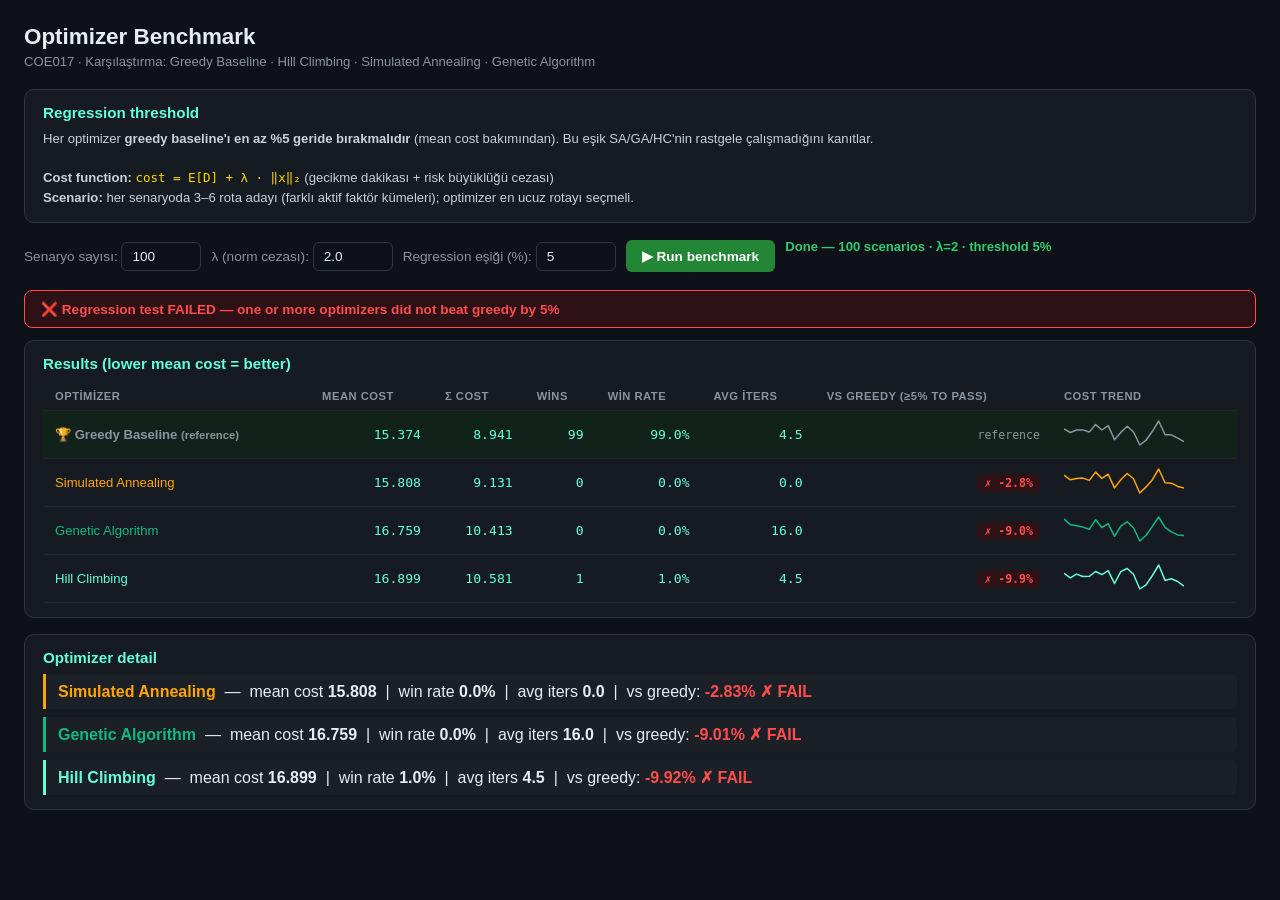
<file: tests/optimizer_benchmark.html>
<!DOCTYPE html>
<html lang="tr">
<head>
    <meta charset="UTF-8">
    <title>Optimizer Benchmark — COE017</title>
    <style>
        *, *::before, *::after { box-sizing: border-box; margin: 0; padding: 0; }
        body   { font-family: -apple-system, "Segoe UI", sans-serif; background: #0E1117; color: #E6EDF3; padding: 24px; }
        h1     { font-size: 1.4rem; margin-bottom: 4px; }
        .sub   { color: #8B949E; font-size: 0.82rem; margin-bottom: 20px; }
        .panel { background: #161B22; padding: 14px 18px; border-radius: 10px;
                 border: 1px solid #30363D; margin-bottom: 16px; }
        .panel h2  { font-size: 0.95rem; margin-bottom: 8px; color: #64FFDA; }
        .panel p, .panel li { font-size: 0.82rem; color: #C9D1D9; line-height: 1.5; }
        code   { color: #FFD700; font-family: ui-monospace, "Cascadia Code", monospace; font-size: 0.78rem; }
        pre    { background:#0E1117; padding:10px; border-radius:6px;
                 overflow-x:auto; font-size:0.78rem; color:#C9D1D9; white-space:pre-wrap; }

        /* Controls */
        .controls { display:flex; flex-wrap:wrap; gap:10px; margin-bottom:16px; align-items:center; }
        button { background:#238636; color:#fff; border:0; padding:8px 16px;
                 border-radius:6px; font-weight:600; cursor:pointer; font-size:0.85rem; }
        button:hover { background:#2EA043; }
        button:disabled { background:#1c6b2a; opacity:.5; cursor:not-allowed; }
        input[type=number] { background:#0E1117; color:#E6EDF3; border:1px solid #30363D;
                             padding:6px 10px; border-radius:6px; width:80px; font-size:0.85rem; }
        label  { font-size:0.85rem; color:#8B949E; }

        /* Tables */
        table  { width:100%; border-collapse:collapse; font-size:0.82rem; margin-top:10px; }
        th, td { padding:8px 12px; text-align:left; border-bottom:1px solid #21262D; }
        th     { color:#8B949E; font-weight:600; text-transform:uppercase;
                 font-size:0.7rem; letter-spacing:.5px; }
        td.num { font-family:ui-monospace,monospace; color:#64FFDA; text-align:right; }
        tr.winner td { background:#11221A; }
        tr.winner td:first-child::before { content:"🏆 "; }

        /* Status colours */
        .warn  { color:#FFA500; font-weight:600; }
        .err   { color:#FF4D4D; font-weight:600; }
        .ok    { color:#2ECC71; font-weight:600; }
        .muted { color:#8B949E; }

        /* Regression badge */
        .badge-pass { background:#11221A; color:#2ECC71; padding:2px 7px;
                      border-radius:4px; font-size:0.72rem; font-weight:700; }
        .badge-fail { background:#2D1117; color:#FF4D4D; padding:2px 7px;
                      border-radius:4px; font-size:0.72rem; font-weight:700; }
        .badge-ref  { color:#8B949E; font-size:0.72rem; }

        /* Sparkline container */
        .sparkline-row td { padding-bottom:4px; }

        /* Progress bar */
        #progress-wrap { display:none; height:4px; background:#21262D;
                         border-radius:2px; margin-bottom:12px; overflow:hidden; }
        #progress-bar  { height:100%; width:0; background:#238636;
                         transition:width .15s linear; }
    </style>
</head>
<body>
    <h1>Optimizer Benchmark</h1>
    <div class="sub">
        COE017 · Karşılaştırma: Greedy Baseline · Hill Climbing · Simulated Annealing · Genetic Algorithm
    </div>

    <!-- ── Regression threshold explanation ──────────────────────── -->
    <div class="panel">
        <h2>Regression threshold</h2>
        <p>
            Her optimizer <strong>greedy baseline'ı en az %5 geride bırakmalıdır</strong>
            (mean cost bakımından).  Bu eşik SA/GA/HC'nin rastgele çalışmadığını kanıtlar.
            <br><br>
            <strong>Cost function:</strong>
            <code>cost = E[D] + λ · ‖x‖₂</code>
            (gecikme dakikası + risk büyüklüğü cezası)
            <br>
            <strong>Scenario:</strong> her senaryoda 3–6 rota adayı (farklı aktif faktör kümeleri);
            optimizer en ucuz rotayı seçmeli.
        </p>
    </div>

    <!-- ── Controls ───────────────────────────────────────────────── -->
    <div class="controls">
        <label>Senaryo sayısı:
            <input type="number" id="n-scenarios" value="100" min="10" max="1000">
        </label>
        <label>λ (norm cezası):
            <input type="number" id="lambda" value="2.0" step="0.1" min="0">
        </label>
        <label>Regression eşiği (%):
            <input type="number" id="threshold" value="5" step="1" min="0" max="50">
        </label>
        <button id="run-btn">▶ Run benchmark</button>
        <span id="status" class="sub"></span>
    </div>

    <div id="progress-wrap"><div id="progress-bar"></div></div>
    <div id="results"></div>

    <!-- ── Script loading (correct dependency order) ──────────────── -->
    <!--
        FIX: Previously only math_model.js was loaded here, so
        window.Optimizers was always empty and only the greedy baseline ran.
        Now all optimizer modules are loaded in the correct dependency order:
          1. delay_factors.js   → window.DELAY_FACTORS_DATA (constants)
          2. math_model.js      → window.MathModel
          3. optimizer.js       → window.Optimizer  (Hill Climbing)
          4. simulated_annealing.js → window.SimulatedAnnealing
          5. ga_route_planner.js    → window.GeneticAlgorithm
        Each module self-registers into window.Optimizers at load time
        via the adapter defined below.
    -->
    <script src="../src/data/delay_factors.js"></script>
    <script src="../src/math/math_model.js"></script>
    <script src="../src/optimization/optimizer.js"></script>
    <script src="../src/optimization/simulated_annealing.js"></script>
    <script src="../src/optimization/ga_route_planner.js"></script>

    <script>
    (function () {
        'use strict';

        // ============================================================
        //  BENCHMARK SCENARIO INTERFACE
        //  scenario = { baseTimeMin, candidateFactorSets: string[][] }
        //
        //  Optimizer modules (SA, GA, HC) use a richer route interface:
        //  route = { name, activeKeys, baseTimeMin, distanceKm, transferCount }
        //
        //  The adapter below converts candidateFactorSets → route objects
        //  so all three optimizers can participate in the same benchmark.
        // ============================================================

        /**
         * scenarioToRoutes
         * ----------------
         * Converts benchmark scenario format → optimizer route format.
         * Distance and transferCount are synthesised from factorSet
         * composition to keep scenarios realistic.
         */
        function scenarioToRoutes(scenario) {
            return scenario.candidateFactorSets.map((factorSet, i) => {
                const hasIntercont = factorSet.includes('intercontinental');
                const hasLong      = factorSet.includes('longRoute');
                const hasWest      = factorSet.includes('westSide');
                return {
                    name:          'Route-' + (i + 1),
                    activeKeys:    factorSet,
                    baseTimeMin:   scenario.baseTimeMin,
                    distanceKm:    hasIntercont ? 28 + i * 3 : hasLong ? 18 + i * 2 : 8 + i * 2,
                    transferCount: hasIntercont ? 2 : hasWest ? 1 : 0
                };
            });
        }

        /**
         * routesToChosenFactorSet
         * -----------------------
         * Extracts the activeKeys of the best route returned by SA/GA
         * back to the benchmark's chosenFactorSet format.
         */
        function routesToChosenFactorSet(result, fallbackSet) {
            if (result && result.bestRoute && result.bestRoute.activeKeys) {
                return {
                    chosenFactorSet: result.bestRoute.activeKeys,
                    iterations:      result.generations || result.iterationCount || 0
                };
            }
            return { chosenFactorSet: fallbackSet, iterations: 0 };
        }

        // ============================================================
        //  GREEDY BASELINE  (always available, embedded here)
        //  Picks the candidate factor set that minimises raw E[D].
        // ============================================================
        function greedyBaseline(scenario) {
            let best = null, bestCost = Infinity;
            scenario.candidateFactorSets.forEach(set => {
                const e = MathModel.expectedDelay(scenario.baseTimeMin, set).E;
                if (e < bestCost) { bestCost = e; best = set; }
            });
            return { chosenFactorSet: best, iterations: scenario.candidateFactorSets.length };
        }

        // ============================================================
        //  HILL CLIMBING ADAPTER
        //  optimizer.js exposes runHillClimbing() which optimises the
        //  weight vector — it does not select from candidates.
        //  We wrap it here as a per-scenario route-selection strategy:
        //  use the optimised weights to score each candidate and pick
        //  the one with the lowest weighted feature norm.
        // ============================================================
        function hillClimbingAdapter(scenario) {
            // Ensure weights are initialised (idempotent)
            if (window.Optimizer && typeof window.Optimizer.runHillClimbing === 'function') {
                window.Optimizer.runHillClimbing();
            }

            // Score each candidate using optimised weights (or uniform fallback)
            const weights = (window.Optimizer && window.Optimizer.getOptimizedWeights &&
                             window.Optimizer.getOptimizedWeights()) ||
                            new Float64Array(9).fill(1 / 9);

            let best = null, bestScore = Infinity;
            let iters = 0;
            scenario.candidateFactorSets.forEach(set => {
                const x     = MathModel.buildFeatureVector(set);
                const score = MathModel.dotProduct(weights, x);
                iters++;
                if (score < bestScore) { bestScore = score; best = set; }
            });
            return { chosenFactorSet: best, iterations: iters };
        }

        // ============================================================
        //  SA ADAPTER
        //  SimulatedAnnealing.run(routes) → { bestRoute, ... }
        // ============================================================
        function saAdapter(scenario) {
            if (!window.SimulatedAnnealing) {
                return greedyBaseline(scenario);  // graceful fallback
            }
            const routes = scenarioToRoutes(scenario);
            const result = window.SimulatedAnnealing.run(routes);
            return routesToChosenFactorSet(result, scenario.candidateFactorSets[0]);
        }

        // ============================================================
        //  GA ADAPTER
        //  GeneticAlgorithm.run(routes) → { bestRoute, generations, ... }
        // ============================================================
        function gaAdapter(scenario) {
            if (!window.GeneticAlgorithm) {
                return greedyBaseline(scenario);  // graceful fallback
            }
            const routes = scenarioToRoutes(scenario);
            // Use reduced population for benchmark speed
            const result = window.GeneticAlgorithm.run(routes, {
                POP_SIZE:        20,
                MAX_GENERATIONS: 60,
                PATIENCE:        15
            });
            return routesToChosenFactorSet(result, scenario.candidateFactorSets[0]);
        }

        // ============================================================
        //  COST FUNCTION  (single source of truth)
        //  cost = E[D] + λ · ‖x‖₂
        // ============================================================
        function costOf(scenario, factorSet, lambda) {
            const e    = MathModel.expectedDelay(scenario.baseTimeMin, factorSet).E;
            const norm = MathModel.l2Norm(MathModel.buildFeatureVector(factorSet));
            return e + lambda * norm;
        }

        // ============================================================
        //  SCENARIO GENERATOR  (deterministic PRNG — reproducible)
        // ============================================================
        const ALL_FACTORS = ['accident','rain','roadwork','breakdown',
                             'peakHour','intercontinental','westSide','longRoute','normal'];

        function seeded(seed) {
            return function () {
                seed = (seed + 0x6D2B79F5) | 0;
                let t = seed;
                t = Math.imul(t ^ (t >>> 15), t | 1);
                t ^= t + Math.imul(t ^ (t >>> 7), t | 61);
                return ((t ^ (t >>> 14)) >>> 0) / 4294967296;
            };
        }

        function randomFactorSubset(rng) {
            const n = 1 + Math.floor(rng() * 4);
            const pool = ALL_FACTORS.slice();
            const out = [];
            for (let i = 0; i < n && pool.length; i++) {
                const idx = Math.floor(rng() * pool.length);
                out.push(pool.splice(idx, 1)[0]);
            }
            return out;
        }

        function generateScenario(rng) {
            const baseTimeMin = 20 + Math.floor(rng() * 60);
            const k = 3 + Math.floor(rng() * 4);
            const candidateFactorSets = [];
            for (let i = 0; i < k; i++) candidateFactorSets.push(randomFactorSubset(rng));
            return { baseTimeMin, candidateFactorSets };
        }

        // ============================================================
        //  SPARKLINE  (SVG, inline)
        // ============================================================
        function sparkline(values, color) {
            if (!values || values.length < 2) return '';
            const W = 120, H = 28;
            const mn = Math.min(...values), mx = Math.max(...values);
            const range = mx - mn || 0.001;
            const pts = values.map((v, i) => {
                const x = (i / (values.length - 1)) * W;
                const y = H - ((v - mn) / range) * (H - 4) - 2;
                return `${x.toFixed(1)},${y.toFixed(1)}`;
            }).join(' ');
            return `<svg width="${W}" height="${H}" viewBox="0 0 ${W} ${H}">
                <polyline points="${pts}" fill="none" stroke="${color}"
                          stroke-width="1.5" stroke-linejoin="round"/>
            </svg>`;
        }

        // ============================================================
        //  BENCHMARK RUNNER
        // ============================================================
        function runBenchmark(N, lambda) {
            const rng       = seeded(42);
            const scenarios = Array.from({ length: N }, () => generateScenario(rng));

            // All optimizers participating in this run
            const optimizers = {
                greedyBaseline,
                hillClimbing: hillClimbingAdapter,
                simulatedAnnealing: saAdapter,
                geneticAlgorithm:   gaAdapter
            };

            const LABELS = {
                greedyBaseline:    'Greedy Baseline',
                hillClimbing:      'Hill Climbing',
                simulatedAnnealing:'Simulated Annealing',
                geneticAlgorithm:  'Genetic Algorithm'
            };

            const COLORS = {
                greedyBaseline:    '#8B949E',
                hillClimbing:      '#64FFDA',
                simulatedAnnealing:'#FFA500',
                geneticAlgorithm:  '#10B981'
            };

            // Stats accumulators
            const stats = {};
            Object.keys(optimizers).forEach(name => {
                stats[name] = { costs: [], wins: 0, iters: 0 };
            });

            // Progress bar update
            const bar = document.getElementById('progress-bar');
            const wrap = document.getElementById('progress-wrap');
            wrap.style.display = 'block';

            scenarios.forEach((sc, si) => {
                bar.style.width = ((si / N) * 100) + '%';

                const trial = {};
                Object.keys(optimizers).forEach(name => {
                    const res  = optimizers[name](sc);
                    const cost = costOf(sc, res.chosenFactorSet, lambda);
                    stats[name].costs.push(cost);
                    stats[name].iters += (res.iterations || 0);
                    trial[name] = cost;
                });

                // Winner = lowest cost on this scenario
                const winner = Object.keys(trial).reduce((a, b) =>
                    trial[a] <= trial[b] ? a : b);
                stats[winner].wins++;
            });

            bar.style.width = '100%';

            // Aggregate stats + per-scenario cost history for sparklines
            return Object.keys(stats).map(name => {
                const c      = stats[name].costs;
                const mean   = c.reduce((s, v) => s + v, 0) / c.length;
                const stddev = Math.sqrt(c.reduce((s, v) => s + (v - mean) ** 2, 0) / c.length);
                // Bucket costs into 20 time-ordered bins for sparkline
                const binSize = Math.max(1, Math.floor(c.length / 20));
                const bins = [];
                for (let i = 0; i < c.length; i += binSize) {
                    const slice = c.slice(i, i + binSize);
                    bins.push(slice.reduce((s, v) => s + v, 0) / slice.length);
                }
                return {
                    name,
                    label:    LABELS[name]  || name,
                    color:    COLORS[name]  || '#64FFDA',
                    meanCost: mean,
                    stdCost:  stddev,
                    wins:     stats[name].wins,
                    winRate:  stats[name].wins / N,
                    avgIters: stats[name].iters / N,
                    bins
                };
            }).sort((a, b) => a.meanCost - b.meanCost);
        }

        // ============================================================
        //  REGRESSION CHECK
        //  Each non-greedy optimizer must beat greedy by >= threshold%.
        // ============================================================
        function regressionCheck(rows, thresholdPct) {
            const baseline = rows.find(r => r.name === 'greedyBaseline').meanCost;
            const results  = {};
            rows.forEach(r => {
                if (r.name === 'greedyBaseline') return;
                const improvPct = ((baseline - r.meanCost) / baseline) * 100;
                results[r.name] = {
                    improvPct,
                    pass: improvPct >= thresholdPct
                };
            });
            return results;
        }

        // ============================================================
        //  RENDER
        // ============================================================
        function render(rows, thresholdPct) {
            const baseline   = rows.find(r => r.name === 'greedyBaseline').meanCost;
            const regression = regressionCheck(rows, thresholdPct);
            const allPass    = Object.values(regression).every(r => r.pass);

            // ── Regression summary banner ──────────────────────────────
            const bannerColor  = allPass ? '#11221A' : '#2D1117';
            const bannerBorder = allPass ? '#2ECC71'  : '#FF4D4D';
            const bannerText   = allPass
                ? `✅ Regression test PASSED — all optimizers beat greedy by ≥${thresholdPct}%`
                : `❌ Regression test FAILED — one or more optimizers did not beat greedy by ${thresholdPct}%`;

            // ── Table rows ─────────────────────────────────────────────
            const tableRows = rows.map((r, i) => {
                const regResult  = regression[r.name];
                const isBaseline = r.name === 'greedyBaseline';
                const vsGreedy   = isBaseline
                    ? '<span class="badge-ref">reference</span>'
                    : regResult.pass
                        ? `<span class="badge-pass">✓ +${regResult.improvPct.toFixed(1)}%</span>`
                        : `<span class="badge-fail">✗ ${regResult.improvPct.toFixed(1)}%</span>`;

                return `
                <tr class="${i === 0 ? 'winner' : ''}">
                    <td style="color:${r.color};font-weight:${i===0?'700':'400'}">
                        ${r.label}
                        ${isBaseline ? '<span class="muted" style="font-size:0.7rem"> (reference)</span>' : ''}
                    </td>
                    <td class="num">${r.meanCost.toFixed(3)}</td>
                    <td class="num">${r.stdCost.toFixed(3)}</td>
                    <td class="num">${r.wins}</td>
                    <td class="num">${(r.winRate * 100).toFixed(1)}%</td>
                    <td class="num">${r.avgIters.toFixed(1)}</td>
                    <td class="num">${vsGreedy}</td>
                    <td class="sparkline-row">${sparkline(r.bins, r.color)}</td>
                </tr>`;
            }).join('');

            // ── Per-optimizer detail cards ─────────────────────────────
            const detailCards = rows
                .filter(r => r.name !== 'greedyBaseline')
                .map(r => {
                    const reg = regression[r.name];
                    return `
                    <div style="border-left:3px solid ${r.color};
                                padding:8px 12px;margin-top:8px;
                                background:rgba(255,255,255,0.02);border-radius:0 6px 6px 0;">
                        <span style="color:${r.color};font-weight:700;">${r.label}</span>
                        &nbsp;—&nbsp;
                        mean cost <strong>${r.meanCost.toFixed(3)}</strong>
                        &nbsp;|&nbsp; win rate <strong>${(r.winRate*100).toFixed(1)}%</strong>
                        &nbsp;|&nbsp; avg iters <strong>${r.avgIters.toFixed(1)}</strong>
                        &nbsp;|&nbsp; vs greedy:
                        <span class="${reg.pass ? 'ok' : 'err'}">
                            ${reg.improvPct >= 0 ? '+' : ''}${reg.improvPct.toFixed(2)}%
                            ${reg.pass ? '✓ PASS' : '✗ FAIL'}
                        </span>
                    </div>`;
                }).join('');

            document.getElementById('results').innerHTML = `
                <!-- Regression banner -->
                <div style="padding:10px 16px;border-radius:8px;margin-bottom:12px;
                            background:${bannerColor};border:1px solid ${bannerBorder};
                            font-size:0.85rem;font-weight:600;color:${allPass?'#2ECC71':'#FF4D4D'};">
                    ${bannerText}
                </div>

                <!-- Main results table -->
                <div class="panel">
                    <h2>Results (lower mean cost = better)</h2>
                    <table>
                        <thead>
                            <tr>
                                <th>Optimizer</th>
                                <th>Mean cost</th>
                                <th>σ cost</th>
                                <th>Wins</th>
                                <th>Win rate</th>
                                <th>Avg iters</th>
                                <th>vs greedy (≥${thresholdPct}% to pass)</th>
                                <th>Cost trend</th>
                            </tr>
                        </thead>
                        <tbody>${tableRows}</tbody>
                    </table>
                </div>

                <!-- Per-optimizer detail -->
                <div class="panel">
                    <h2>Optimizer detail</h2>
                    ${detailCards}
                </div>
            `;
        }

        // ============================================================
        //  EVENT BINDING
        // ============================================================
        document.getElementById('run-btn').addEventListener('click', function () {
            const N         = parseInt(document.getElementById('n-scenarios').value, 10) || 100;
            const lambda    = parseFloat(document.getElementById('lambda').value) || 2.0;
            const threshold = parseFloat(document.getElementById('threshold').value) || 5;
            const btn       = document.getElementById('run-btn');
            const status    = document.getElementById('status');

            btn.disabled    = true;
            status.textContent = 'running…';
            document.getElementById('results').innerHTML = '';

            // Defer to allow the DOM to repaint with "running..." before blocking
            setTimeout(() => {
                try {
                    const rows = runBenchmark(N, lambda);
                    render(rows, threshold);
                    status.innerHTML =
                        `<span class="ok">Done — ${N} scenarios · λ=${lambda} · threshold ${threshold}%</span>`;
                } catch (err) {
                    status.innerHTML =
                        `<span class="err">Error: ${err.message}</span>`;
                    console.error('[Benchmark]', err);
                } finally {
                    btn.disabled = false;
                    document.getElementById('progress-wrap').style.display = 'none';
                }
            }, 20);
        });

        // Auto-run on page load
        document.getElementById('run-btn').click();

    })();
    </script>
</body>
</html>
</file>
